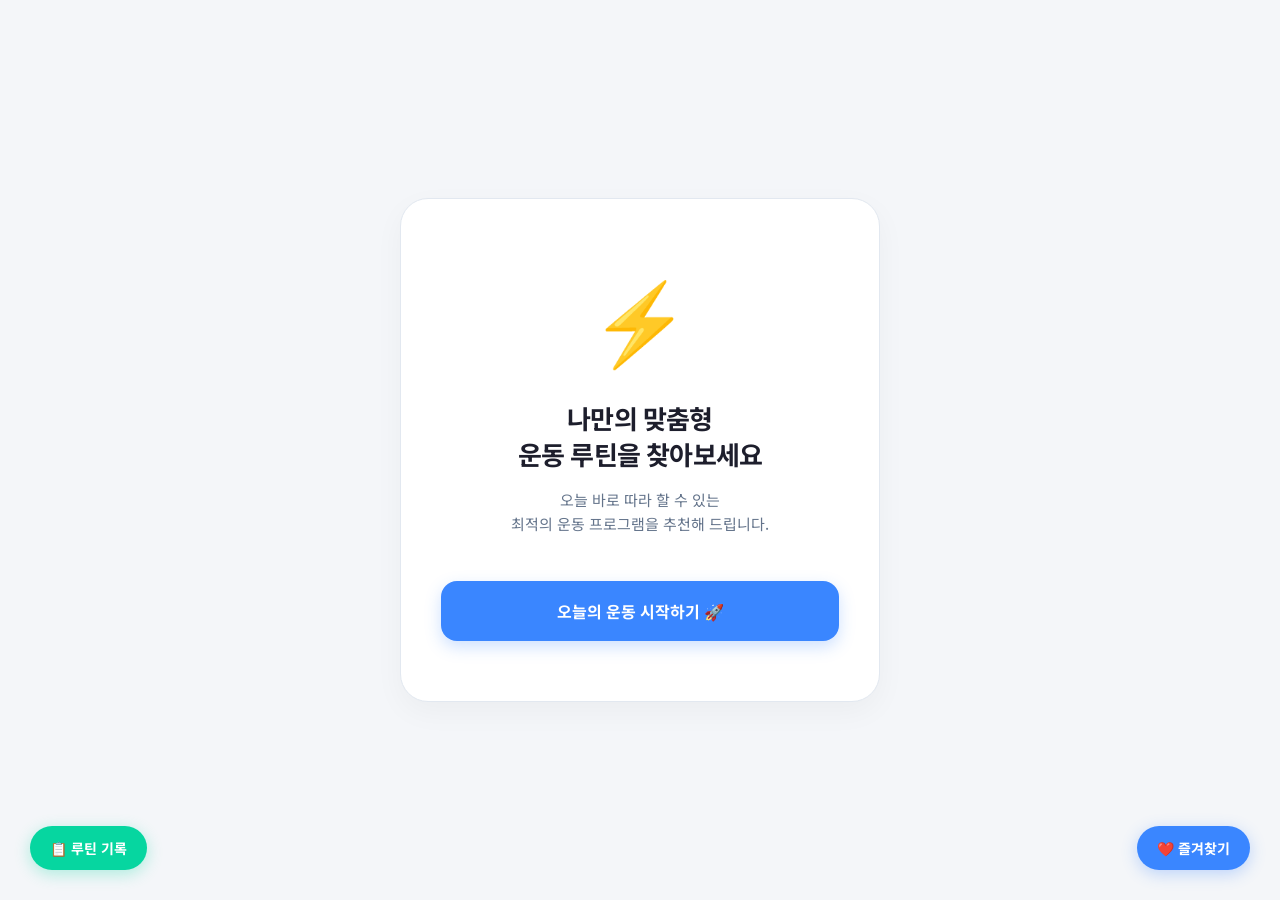
<file: frontend/index.html>
<!DOCTYPE html>
<html lang="ko">
<head>
    <meta charset="UTF-8">
    <meta name="viewport" content="width=device-width, initial-scale=1.0">
    <title>AI 맞춤형 운동 루틴 추천</title>
    <link rel="preconnect" href="https://fonts.googleapis.com">
    <link rel="preconnect" href="https://fonts.gstatic.com" crossorigin>
    <link href="https://fonts.googleapis.com/css2?family=Noto+Sans+KR:wght@300;400;500;700&display=swap" rel="stylesheet">
    <link rel="stylesheet" href="style.css">
</head>
<body>

    <div class="container">
        
        <!-- 1. 메인 화면 -->
        <section id="step-main" class="page-section active">
            <div class="main-welcome">
                <span class="emoji">⚡</span>
                <h1>나만의 맞춤형<br>운동 루틴을 찾아보세요</h1>
                <p>오늘 바로 따라 할 수 있는<br>최적의 운동 프로그램을 추천해 드립니다.</p>
                <button id="start-btn" class="action-btn">오늘의 운동 시작하기 🚀</button>
            </div>
        </section>

        <!-- 2. 선택 화면 -->
        <section id="step-select" class="page-section">
            <header class="section-header">
                <h2>원하는 운동 조건을 골라주세요</h2>
                <p>부위는 중복 선택이 가능합니다.</p>
            </header>

            <div class="filter-box">

                <!-- 1) 목적 선택 (단일) -->
                <div class="filter-group">
                    <label>1. 운동 목적이 무엇인가요? <span class="required">*필수</span></label>
                    <div class="buttons" id="goal-filters">
                        <button type="button" class="btn" data-value="웨이트">🏋️ 웨이트</button>
                        <button type="button" class="btn" data-value="유산소">🧘 유산소 / 스트레칭</button>
                    </div>
                </div>

                <!-- 2) 운동 부위 선택 (중복 가능) -->
                <div class="filter-group">
                    <label>2. 어디를 운동하고 싶으신가요? <span class="required">*필수</span></label>
                    <div class="buttons" id="body-part-filters">
                        <button type="button" class="btn multi" data-value="다리">다리</button>
                        <button type="button" class="btn multi" data-value="팔">팔</button>
                        <button type="button" class="btn multi" data-value="가슴">가슴</button>
                        <button type="button" class="btn multi" data-value="배">배</button>
                        <button type="button" class="btn multi" data-value="힙">힙</button>
                        <button type="button" class="btn multi" data-value="등">등</button>
                        <button type="button" class="btn multi" data-value="어깨">어깨</button>
                        <button type="button" class="btn multi disabled" data-value="스트레칭" id="stretching-btn" disabled>스트레칭</button>
                    </div>
                </div>

                <!-- 3) 운동 도구 선택 (중복 가능) -->
                <div class="filter-group">
                    <label>3. 어떤 도구를 사용할 수 있나요? <span class="required">*필수</span></label>
                    <div class="buttons" id="equipment-filters">
                        <button type="button" class="btn multi" data-value="헬스장">헬스장</button>
                        <button type="button" class="btn multi" data-value="맨몸">맨몸</button>
                        <button type="button" class="btn multi" data-value="소도구">소도구</button>
                    </div>
                </div>

                <!-- 4) 난이도 선택 (단일) -->
                <div class="filter-group">
                    <label>4. 난이도를 선택해주세요 <span class="required">*필수</span></label>
                    <div class="buttons" id="level-filters">
                        <button type="button" class="btn" data-value="초급">초급 (10회 × 2세트)</button>
                        <button type="button" class="btn" data-value="중급">중급 (15회 × 3세트)</button>
                        <button type="button" class="btn" data-value="고급">고급 (20회 × 4세트)</button>
                    </div>
                </div>
                
                <button id="search-btn" class="action-btn">내 루틴 확인하기 🎯</button>
            </div>
        </section>

        <!-- 3. 결과 화면 -->
        <section id="step-result" class="page-section">
            <header class="section-header">
                <h2>오늘의 추천 운동 루틴입니다!</h2>
                <p>영상을 보며 바른 자세로 따라 해보세요.</p>
            </header>

            <div class="video-player-container">
                <div id="video-frame" class="video-placeholder">
                    <span>📺 하단 카드에서 [영상 보기]를 누르면 여기에 재생됩니다.</span>
                </div>
            </div>

            <div class="card-container" id="workout-results"></div>

            <button type="button" id="save-routine-btn" class="action-btn" onclick="saveRoutine()"> 오늘의 루틴 저장 💾</button>
            <p id="weekly-stats" style="text-align:center; color:#8d99ae; font-size:13px; margin-top:15px;"></p>
            <button id="back-to-main-btn" class="sub-btn">처음부터 다시 찾기 🔄</button>
        </section>

        <!-- 4. 즐겨찾기 화면 -->
        <section id="step-favorites" class="page-section">
            <header class="section-header">
                <h2>즐겨찾기 목록 ❤️</h2>
                <p>저장한 운동 목록이에요.</p>
            </header>
            <div class="card-container" id="favorites-list"></div>
            <button id="back-from-favorites-btn" class="sub-btn" style="margin-top:20px;">돌아가기 🔙</button>
        </section>


        <!-- 5. 루틴 기록 화면 -->
        <section id="step-history" class="page-section">
            <header class="section-header">
                <h2>루틴 기록 📋</h2>
                <p>저장한 운동 기록이에요.</p>
            </header>
            <div class="card-container" id="history-list"></div>
            <button id="back-from-history-btn" class="sub-btn" style="margin-top:20px;">돌아가기 🔙</button>
        </section>

    </div>

    <!-- 즐겨찾기 고정 버튼 -->
    <button id="favorites-btn" onclick="showFavorites()">❤️ 즐겨찾기</button>
    <button id="history-btn" onclick="showHistory()">📋 루틴 기록</button>

    <script>
        function navigateToPage(stepId) {
            document.querySelectorAll('.page-section').forEach(s => s.classList.remove('active'));
            document.getElementById(stepId).classList.add('active');
        }

        document.getElementById('start-btn').addEventListener('click', () => navigateToPage('step-select'));
        document.getElementById('back-to-main-btn').addEventListener('click', () => navigateToPage('step-main'));
        document.getElementById('back-from-favorites-btn').addEventListener('click', () => navigateToPage('step-main'));
        document.getElementById('back-from-history-btn').addEventListener('click', () => navigateToPage('step-main'));

        // 목적 단일 선택 + 부위 연동
        document.querySelectorAll('#goal-filters .btn').forEach(button => {
            button.addEventListener('click', function() {
                document.querySelectorAll('#goal-filters .btn').forEach(b => b.classList.remove('active'));
                this.classList.add('active');

                const goal = this.dataset.value;
                const bodyBtns = document.querySelectorAll('#body-part-filters .btn');
                const stretchingBtn = document.getElementById('stretching-btn');

                if (goal === '유산소') {
                    // 유산소: 스트레칭만 활성화, 나머지 비활성화
                    bodyBtns.forEach(b => {
                        b.classList.remove('active');
                        if (b.dataset.value !== '스트레칭') {
                            b.classList.add('disabled');
                            b.disabled = true;
                        }
                    });
                    stretchingBtn.classList.remove('disabled');
                    stretchingBtn.disabled = false;
                    stretchingBtn.classList.add('active');
                } else {
                    // 웨이트: 스트레칭 비활성화, 나머지 활성화
                    bodyBtns.forEach(b => {
                        b.classList.remove('disabled', 'active');
                        b.disabled = false;
                    });
                    stretchingBtn.classList.add('disabled');
                    stretchingBtn.disabled = true;
                    stretchingBtn.classList.remove('active');
                }
            });
        });

        // 부위 중복 선택
        document.querySelectorAll('#body-part-filters .btn.multi').forEach(button => {
            button.addEventListener('click', function() {
                if (!this.disabled) this.classList.toggle('active');
            });
        });

        // 도구 중복 선택
        document.querySelectorAll('#equipment-filters .btn').forEach(button => {
            button.addEventListener('click', function() {
                this.classList.toggle('active');
            });
        });

        // 난이도 단일 선택
        document.querySelectorAll('#level-filters .btn').forEach(button => {
            button.addEventListener('click', function() {
                document.querySelectorAll('#level-filters .btn').forEach(b => b.classList.remove('active'));
                this.classList.add('active');
            });
        });
    </script>

    <script src="script.js"></script>
</body>
</html>
</file>
<file: frontend/style.css>
/* ========================================== */
/* 1. 디자인 시스템 & 기본 세팅 (라이트 테마) */
/* ========================================== */
* {
    box-sizing: border-box;
    margin: 0;
    padding: 0;
    font-family: 'Noto Sans KR', sans-serif;
    -webkit-font-smoothing: antialiased;
}

:root {
    --primary-color: #3a86ff;
    --primary-hover: #2563eb;
    --point-color: #06d6a0;
    --point-hover: #04b485;
    --bg-main: #f4f6f9;
    --card-bg: #ffffff;
    --text-main: #1d1e2c;
    --text-sub: #8d99ae;
    --border-color: #e2e8f0;
}

body {
    background-color: var(--bg-main);
    color: var(--text-main);
    display: flex;
    flex-direction: column;
    justify-content: center;
    align-items: center;
    min-height: 100vh;
    padding: 40px 20px;
}

.container {
    width: 100%;
    max-width: 480px;
    background: var(--card-bg);
    border: 1px solid var(--border-color);
    border-radius: 28px;
    box-shadow: 0 10px 30px rgba(0, 0, 0, 0.04);
    overflow: hidden;
    padding: 40px 30px;
    transition: all 0.3s ease;
}

/* ========================================== */
/* 2. 화면 제어 및 애니메이션 */
/* ========================================== */
.page-section {
    display: none;
}

.page-section.active {
    display: block;
    animation: slideUp 0.4s cubic-bezier(0.16, 1, 0.3, 1);
}

@keyframes slideUp {
    from { opacity: 0; transform: translateY(15px); }
    to { opacity: 1; transform: translateY(0); }
}

.section-header {
    text-align: center;
    margin-bottom: 35px;
}

.section-header h2 {
    font-size: 24px;
    color: var(--text-main);
    margin-bottom: 10px;
    font-weight: 700;
    letter-spacing: -0.5px;
}

.section-header p {
    font-size: 14px;
    color: var(--text-sub);
    line-height: 1.4;
}

/* ========================================== */
/* 3. 버튼 및 인터랙션 디테일 */
/* ========================================== */
.action-btn {
    width: 100%;
    padding: 18px;
    background: var(--primary-color);
    color: white;
    border: none;
    border-radius: 16px;
    font-size: 16px;
    font-weight: 700;
    cursor: pointer;
    box-shadow: 0 6px 16px rgba(58, 134, 255, 0.25);
    transition: all 0.2s cubic-bezier(0.4, 0, 0.2, 1);
}

.action-btn:hover {
    background: var(--primary-hover);
    transform: translateY(-1px);
    box-shadow: 0 8px 20px rgba(58, 134, 255, 0.35);
}

#search-btn {
    background: var(--point-color);
    box-shadow: 0 6px 16px rgba(6, 214, 160, 0.25);
}

#search-btn:hover {
    background: var(--point-hover);
    box-shadow: 0 8px 20px rgba(6, 214, 160, 0.35);
}

.action-btn:active {
    transform: translateY(0);
}

.sub-btn {
    width: 100%;
    padding: 14px;
    background: transparent;
    border: 1px solid var(--border-color);
    color: var(--text-sub);
    border-radius: 14px;
    font-size: 14px;
    font-weight: 500;
    cursor: pointer;
    margin-top: 25px;
    transition: all 0.2s ease;
}

.sub-btn:hover {
    background: #f8fafc;
    color: var(--text-main);
    border-color: #cbd5e1;
}

/* ========================================== */
/* 스텝 1: 메인 화면 디테일 */
/* ========================================== */
.main-welcome {
    text-align: center;
    padding: 20px 10px;
}

.main-welcome .emoji {
    font-size: 80px;
    display: block;
    margin-bottom: 25px;
}

.main-welcome h1 {
    font-size: 26px;
    line-height: 1.4;
    margin-bottom: 16px;
    color: var(--text-main);
    font-weight: 700;
    letter-spacing: -0.8px;
}

.main-welcome p {
    font-size: 15px;
    color: #64748b;
    line-height: 1.6;
    margin-bottom: 45px;
}

/* ========================================== */
/* 스텝 2: 조건 선택 필터 디테일 */
/* ========================================== */
.filter-group {
    margin-bottom: 28px;
}

.filter-group label {
    font-size: 14px;
    font-weight: 700;
    color: #475569;
    display: block;
    margin-bottom: 12px;
}

.buttons {
    display: flex;
    gap: 8px;
    flex-wrap: wrap;
}

.btn {
    padding: 11px 20px;
    border: 1px solid var(--border-color);
    background: #f8fafc;
    border-radius: 12px;
    font-size: 14px;
    font-weight: 500;
    cursor: pointer;
    color: #64748b;
    transition: all 0.2s ease;
}

.btn:hover {
    background-color: #f1f5f9;
    color: #334155;
}

.btn.active {
    background-color: var(--primary-color);
    color: white;
    border-color: var(--primary-color);
    font-weight: 700;
    box-shadow: 0 4px 12px rgba(58, 134, 255, 0.2);
}

/* ========================================== */
/* 스텝 3: 결과 화면 및 카드 리스트 디테일 */
/* ========================================== */
.video-player-container {
    width: 100%;
    height: 500px;
    background: #0f172a;
    border-radius: 16px;
    margin-bottom: 25px;
    overflow: hidden;
}

.video-placeholder {
    width: 100%;
    height: 100%;
    display: flex;
    align-items: center;
    justify-content: center;
    color: #94a3b8;
    font-size: 13px;
    padding: 25px;
    text-align: center;
    line-height: 1.5;
}

.card-container {
    display: flex;
    flex-direction: column;
    gap: 14px;
}

.workout-card {
    background: #f8fafc;
    border-radius: 16px;
    border: 1px solid #f1f5f9;
    position: relative;
    transition: all 0.2s ease;
}

.workout-card:hover {
    transform: translateY(-2px);
    background: #ffffff;
    border-color: #cbd5e1;
    box-shadow: 0 6px 20px rgba(0,0,0,0.04);
}

.card-info {
    padding: 20px;
}

.badge-container {
    display: flex;
    gap: 5px;
    margin-bottom: 10px;
}

.badge {
    padding: 4px 10px;
    font-size: 11px;
    font-weight: 700;
    border-radius: 6px;
}

.badge.body-part { background: #e0f2fe; color: #0369a1; }
.badge.equipment { background: #fef3c7; color: #b45309; }
.badge.goal { background: #dcfce7; color: #15803d; }

.workout-title {
    font-size: 18px;
    color: var(--text-main);
    margin-bottom: 8px;
    font-weight: 700;
}

/* 세트/횟수 표시 (추가) */
.workout-sets {
    font-size: 14px;
    color: #475569;
    margin-bottom: 15px;
    font-weight: 500;
}

.play-video-btn {
    padding: 8px 14px;
    background: white;
    border: 1px solid #cbd5e1;
    border-radius: 8px;
    font-size: 13px;
    font-weight: 500;
    color: #475569;
    cursor: pointer;
    transition: all 0.2s ease;
}

.play-video-btn:hover {
    background: #ff4d4d;
    color: white;
    border-color: #ff4d4d;
    box-shadow: 0 4px 12px rgba(255, 77, 77, 0.3);
}

/* 즐겨찾기 버튼 (추가) */
.wish-btn {
    padding: 8px 14px;
    background: white;
    border: 1px solid var(--border-color);
    border-radius: 8px;
    font-size: 13px;
    cursor: pointer;
    margin-left: 8px;
    transition: all 0.2s ease;
}

.wish-btn:hover {
    background: #fff0f0;
    border-color: #ff4d4d;
}

/* 즐겨찾기 고정 버튼 */
#favorites-btn {
    position: fixed;
    bottom: 30px;
    right: 30px;
    padding: 12px 20px;
    background: var(--primary-color);
    color: white;
    border: none;
    border-radius: 50px;
    font-size: 14px;
    font-weight: 700;
    cursor: pointer;
    box-shadow: 0 4px 16px rgba(58, 134, 255, 0.3);
    transition: all 0.2s ease;
    z-index: 999;
}

#favorites-btn:hover {
    background: var(--primary-hover);
    transform: translateY(-2px);
}

/* 필수 표시 */
.required {
    color: #ff4d4d;
    font-size: 12px;
    font-weight: 700;
}

/* 비활성화 버튼 */
.btn.disabled {
    opacity: 0.3;
    cursor: not-allowed;
    pointer-events: none;
}

/* 즐겨찾기 영상 재생 영역 */
.favorites-video-container {
    width: 100%;
    height: 500px;
    background: #0f172a;
    border-radius: 16px;
    margin-bottom: 25px;
    overflow: hidden;
}

/* 루틴 기록 고정 버튼 */
#history-btn {
    position: fixed;
    bottom: 30px;
    left: 30px;
    padding: 12px 20px;
    background: var(--point-color);
    color: white;
    border: none;
    border-radius: 50px;
    font-size: 14px;
    font-weight: 700;
    cursor: pointer;
    box-shadow: 0 4px 16px rgba(6, 214, 160, 0.3);
    transition: all 0.2s ease;
    z-index: 999;
}

#history-btn:hover {
    background: var(--point-hover);
    transform: translateY(-2px);
}
</file>
